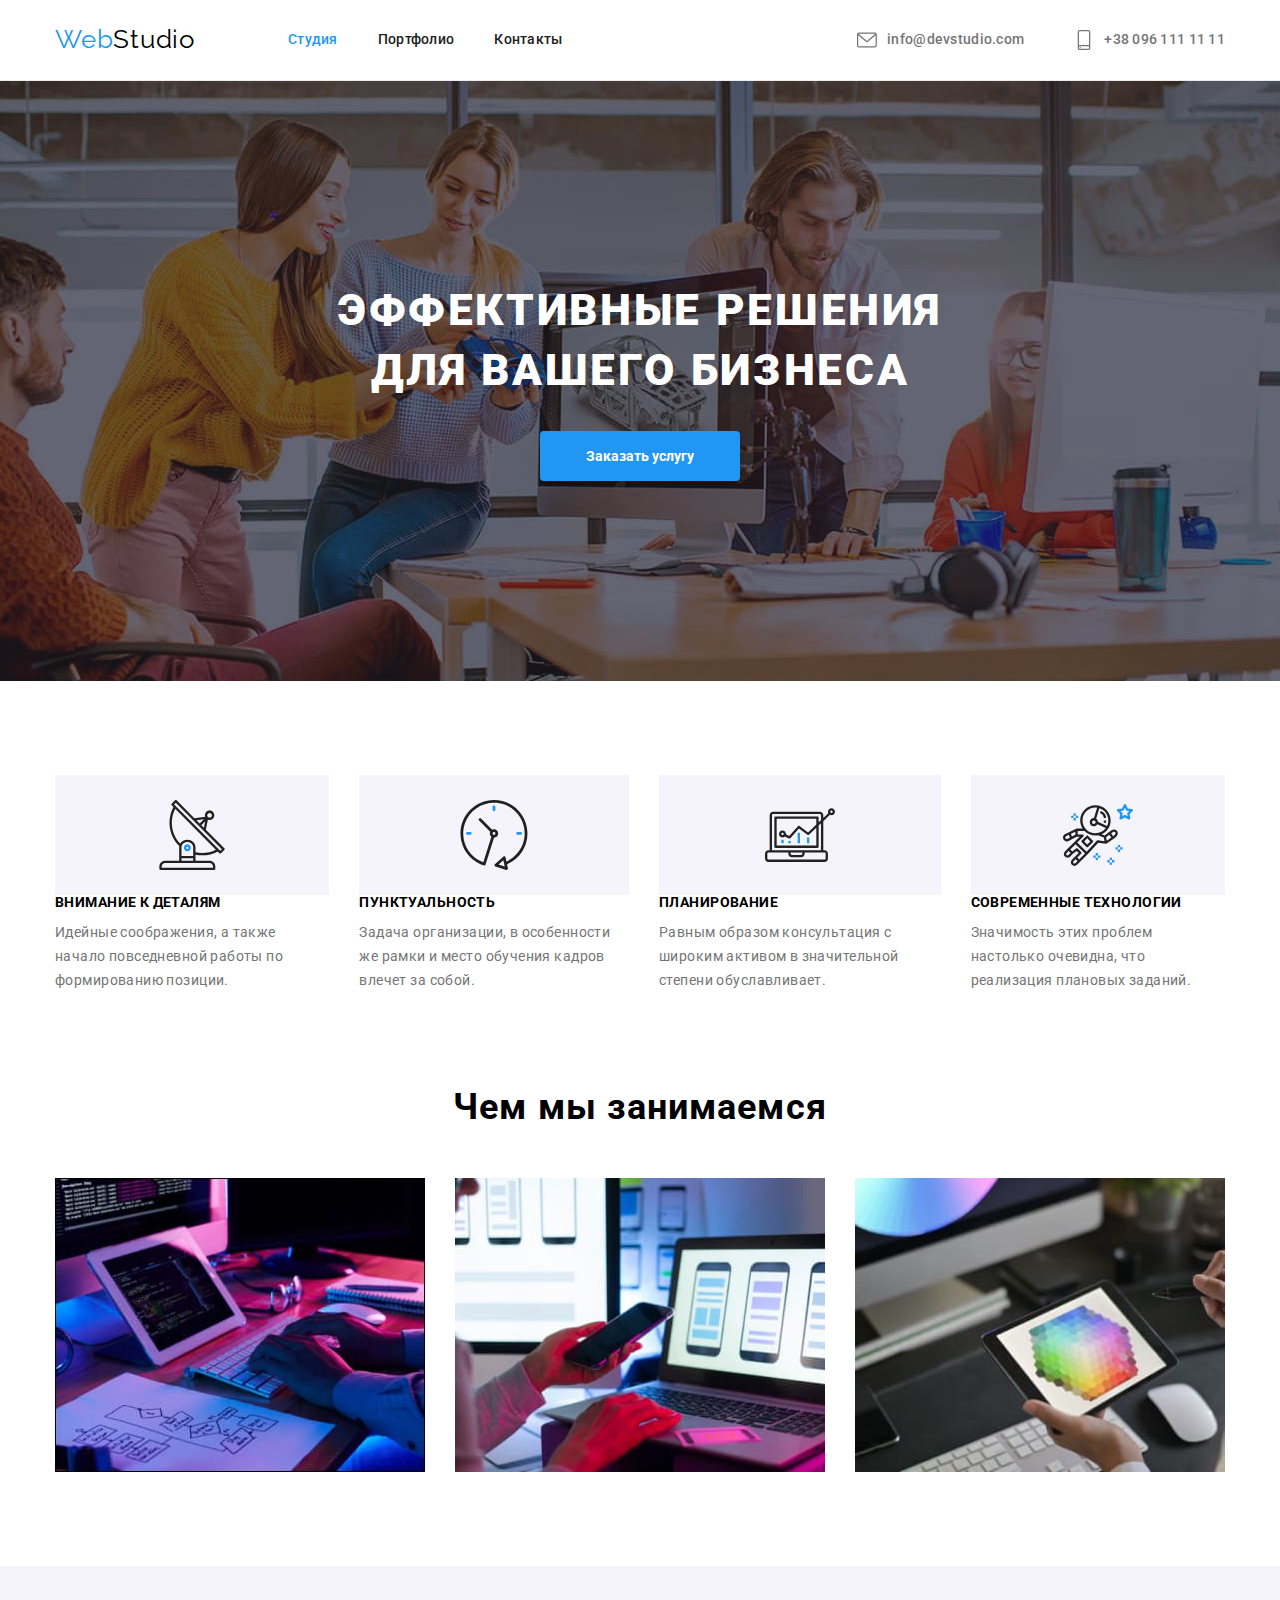
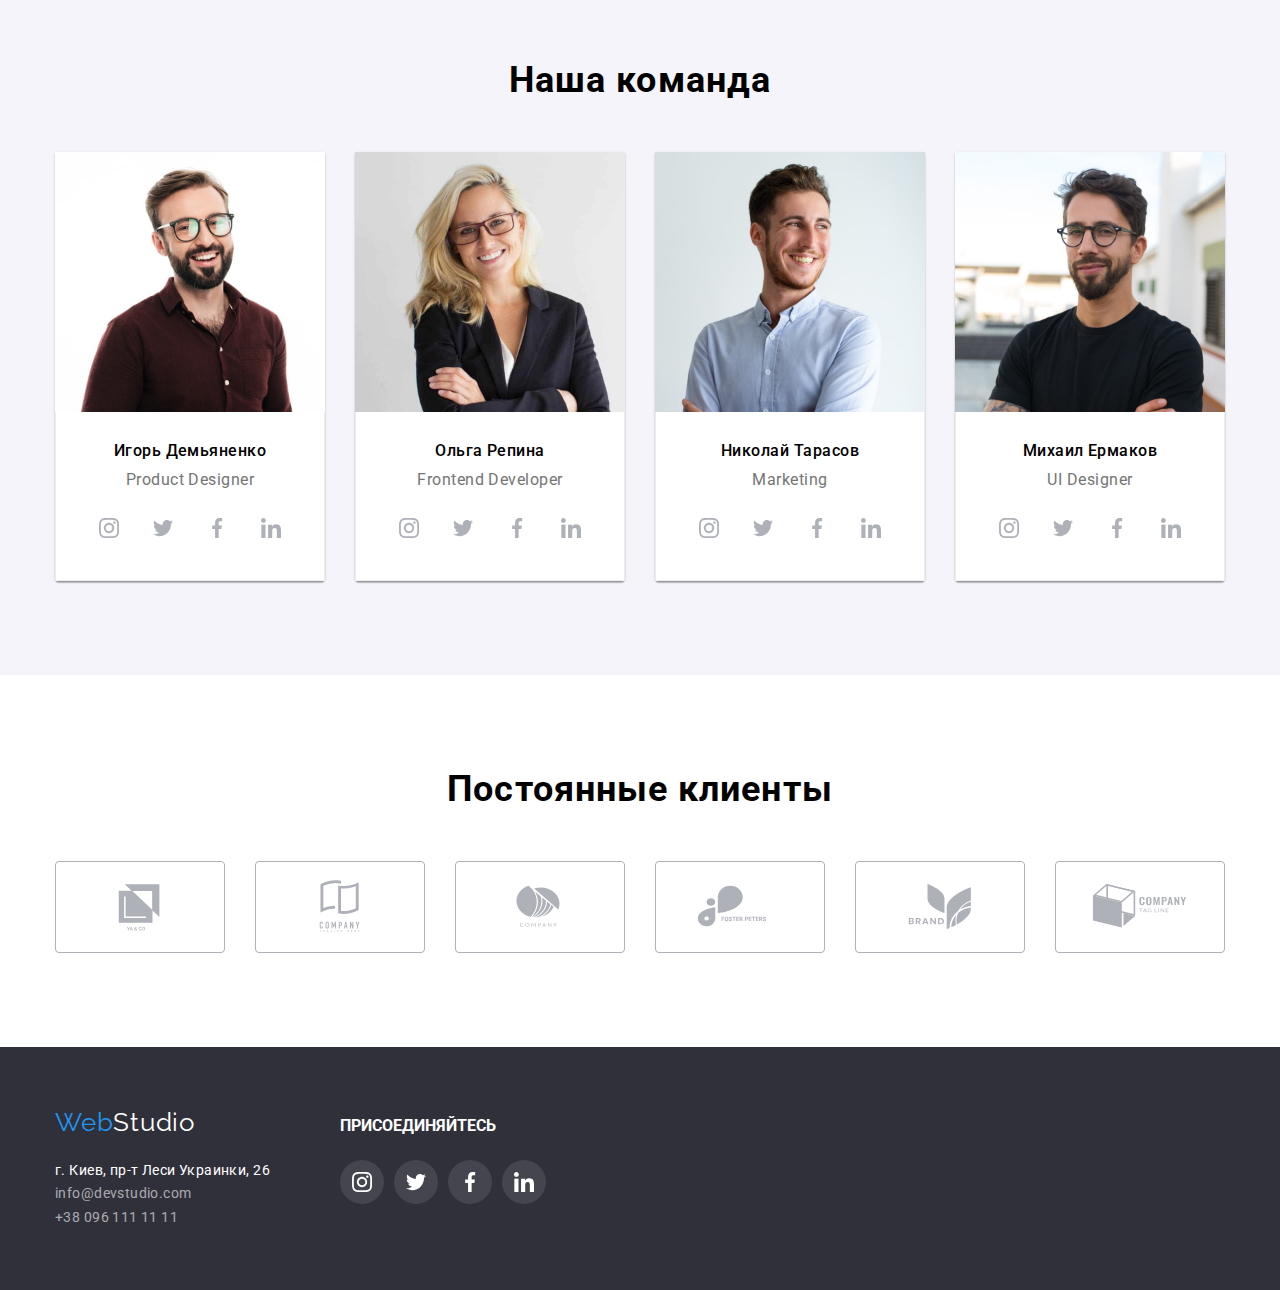
<file: index.html>
<!DOCTYPE html>
<html lang="ru">
  <head>
    <meta charset="UTF-8" />
    <meta http-equiv="X-UA-Compatible" content="IE=edge" />
    <meta name="viewport" content="width=device-width, initial-scale=1.0" />
    <title>Main</title>
    <link rel="preconnect" href="https://fonts.googleapis.com" />
    <link rel="preconnect" href="https://fonts.gstatic.com" crossorigin />
    <link
      href="https://fonts.googleapis.com/css2?family=Raleway:wght@700&family=Roboto:wght@400;500;700;900&display=swap"
      rel="stylesheet"
    />
    <link rel="stylesheet" href="./css/modern-normalize.css" />
    <link rel="stylesheet" href="./css/style.css" />
  </head>
  <body>
    <!--=================  Header with navigation end contacts ===-->
    <header class="page-header">
      <div class="container container-nav">
        <nav class="main-nav">
          <a href="/" class="logo">Web<span class="logo-continuation-header">Studio</span></a>
          <ul class="site-nav">
            <li class="item"><a href="./index.html" class="site-nav-link current">Студия</a></li>
            <li class="item"><a href="./portfolio.html" class="site-nav-link">Портфолио</a></li>
            <li class="item"><a href="" class="site-nav-link">Контакты</a></li>
          </ul>
        </nav>
        <ul class="header-contact-list">
          <li class="item conection-email">
            <a href="mailto:info@devstudio.com" class="conection header-contact-link">
              <svg class="header-contact-list-icon" width="20" height="20">
                <use href="./imeges/icons.svg#icon-envelope_email"></use>
              </svg>
              info@devstudio.com
            </a>
          </li>
          <li class="item conection-telephone">
            <a href="tel:+380961111111" class="conection header-contact-link">
              <svg class="header-contact-list-icon" width="20" height="20">
                <use href="./imeges/icons.svg#icon-smartphone"></use>
              </svg>
              +38 096 111 11 11
            </a>
          </li>
        </ul>
      </div>
    </header>
    <!--==========================  MAIN mainv  ==================-->
    <main>
      <!--========================== Hero sector  ==================-->
      <section class="hero">
        <h1 class="hero-title">
          Эффективные решения<br />
          для вашего бизнеса
        </h1>
        <button type="button" class="hero-button">Заказать услугу</button>
      </section>
      <!--=================  Our advantages section  ===============-->
      <section class="section">
        <div class="container">
          <h2 class="visually-hidden">Текст заголовка для читалок, секция H2</h2>
          <ul class="advantages-section-list">
            <li class="item item-icon icon-antenna">
              <a href="" class="advantages-section-link advantages-icon">
                <svg class="advantages-section-icon">
                  <use href="./imeges/icons.svg#icon-antenna-1"></use>
                </svg>
              </a>
              <h3 class="advantages-list-title title">Внимание к деталям</h3>
              <p class="advantages-list-text text">
                Идейные соображения, а также начало повседневной работы по формированию позиции.
              </p>
            </li>
            <li class="item item-icon icon-clock">
              <a href="" class="advantages-section-link advantages-icon">
                <svg class="advantages-section-icon">
                  <use href="./imeges/icons.svg#icon-clock-1"></use>
                </svg>
              </a>
              <h3 class="advantages-list-title title">Пунктуальность</h3>
              <p class="advantages-list-text text">
                Задача организации, в особенности же рамки и место обучения кадров влечет за собой.
              </p>
            </li>
            <li class="item item-icon icon-diagram">
              <a href="" class="advantages-section-link advantages-icon">
                <svg class="advantages-section-icon">
                  <use href="./imeges/icons.svg#icon-diagram-1"></use>
                </svg>
              </a>
              <h3 class="advantages-list-title title">Планирование</h3>
              <p class="advantages-list-text text">
                Равным образом консультация с широким активом в значительной степени обуславливает.
              </p>
            </li>
            <li class="item item-icon icon-astronaut">
              <a href="" class="advantages-section-link advantages-icon">
                <svg class="advantages-section-icon">
                  <use href="./imeges/icons.svg#icon-astronaut-1"></use>
                </svg>
              </a>
              <h3 class="advantages-list-title title">Современные технологии</h3>
              <p class="advantages-list-text text">
                Значимость этих проблем настолько очевидна, что реализация плановых заданий.
              </p>
            </li>
          </ul>
        </div>
      </section>
      <!--======================= Working section  =================-->
      <section class="section working-section">
        <div class="container">
          <h2 class="section-title">Чем мы занимаемся</h2>
          <ul class="working-section-list">
            <li class="item">
              <img src="./imeges/coddingbackend1.jpg" alt="разработка программы" width="370" />
            </li>
            <li class="item">
              <img src="./imeges/coddingfrontend1.jpg" alt="Разработка интерфейса" width="370" />
            </li>
            <li class="item">
              <img src="./imeges/coddingdesign1.jpg" alt="Разработка дизайна" width="370" />
            </li>
          </ul>
        </div>
      </section>
      <!--======================= Our team sector  =================-->
      <section class="section team-section">
        <div class="container">
          <h2 class="section-title">Наша команда</h2>
          <ul class="team-section-list">
            <!--------------------------Product Designer section---------->
            <li class="team-list-item">
              <img
                class="team-section-foto"
                src="./imeges/productdesigner.jpg"
                alt="Главный дизайнер Игорь"
                width="270"
              />
              <div class="team-presection">
                <h3 class="team-section-title title">Игорь Демьяненко</h3>
                <p class="team-section-text text">Product Designer</p>
                <ul class="team-section-list">
                  <li class="team-section-item">
                    <a href="" class="team-section-link">
                      <svg class="team-social-icon" width="20" height="20">
                        <use href="./imeges/icons.svg#icon-instagram-2"></use></svg></a>
                  </li>
                  <li class="team-section-item">
                    <a href="" class="team-section-link">
                      <svg class="team-social-icon" width="20" height="20">
                        <use href="./imeges/icons.svg#icon-twitter-1"></use></svg></a>
                  </li>
                  <li class="team-section-item">
                    <a href="" class="team-section-link">
                      <svg class="team-social-icon" width="20" height="20">
                        <use href="./imeges/icons.svg#icon-facebook-1"></use></svg></a>
                  </li>
                  <li class="team-section-item">
                    <a href="" class="team-section-link">
                      <svg class="team-social-icon" width="20" height="20">
                        <use href="./imeges/icons.svg#icon-linkedin-1"></use></svg></a>
                  </li>
                </ul>
              </div>
            </li>
            <!-------------------------Frontend Developer section--------->
            <li class="team-list-item">
              <img
                class="team-section-foto"
                src="./imeges/frontenddeveloper_2.jpg"
                alt="Разработчик интерфейса Ольга"
                width="270"
              />
              <div class="team-presection">
                <h3 class="team-section-title title">Ольга Репина</h3>
                <p class="team-section-text text">Frontend Developer</p>
                <ul class="team-section-list">
                  <li class="team-section-item">
                    <a href="" class="team-section-link">
                      <svg class="team-social-icon" width="20" height="20">
                        <use href="./imeges/icons.svg#icon-instagram-2"></use></svg></a>
                  </li>
                  <li class="team-section-item">
                    <a href="" class="team-section-link">
                      <svg class="team-social-icon" width="20" height="20">
                        <use href="./imeges/icons.svg#icon-twitter-1"></use></svg></a>
                  </li>
                  <li class="team-section-item">
                    <a href="" class="team-section-link">
                      <svg class="team-social-icon" width="20" height="20">
                        <use href="./imeges/icons.svg#icon-facebook-1"></use></svg></a>
                  </li>
                  <li class="team-section-item">
                    <a href="" class="team-section-link">
                      <svg class="team-social-icon" width="20" height="20">
                        <use href="./imeges/icons.svg#icon-linkedin-1"></use></svg></a>
                  </li>
                </ul>
              </div>
            </li>
            <!--------------------------Marketing section------------------>
            <li class="team-list-item">
              <img
                class="team-section-foto"
                src="./imeges/marketing.jpg"
                alt="Маркетолог Николай"
                width="270"
              />
              <div class="team-presection">
                <h3 class="team-section-title title">Николай Тарасов</h3>
                <p class="team-section-text text">Marketing</p>
                <ul class="team-section-list">
                  <li class="team-section-item">
                    <a href="" class="team-section-link">
                      <svg class="team-social-icon" width="20" height="20">
                        <use href="./imeges/icons.svg#icon-instagram-2"></use></svg></a>
                  </li>
                  <li class="team-section-item">
                    <a href="" class="team-section-link">
                      <svg class="team-social-icon" width="20" height="20">
                        <use href="./imeges/icons.svg#icon-twitter-1"></use></svg></a>
                  </li>
                  <li class="team-section-item">
                    <a href="" class="team-section-link">
                      <svg class="team-social-icon" width="20" height="20">
                        <use href="./imeges/icons.svg#icon-facebook-1"></use></svg></a>
                  </li>
                  <li class="team-section-item">
                    <a href="" class="team-section-link">
                      <svg class="team-social-icon" width="20" height="20">
                        <use href="./imeges/icons.svg#icon-linkedin-1"></use></svg></a>
                  </li>
                </ul>
              </div>
            </li>
            <!------------------------UI Designer section------------------>
            <li class="team-list-item">
              <img
                class="team-section-foto"
                src="./imeges/uidesigner.jpg"
                alt="Дизайнер интерфейса Михаил"
                width="270"
              />
              <div class="team-presection">
                <h3 class="team-section-title title">Михаил Ермаков</h3>
                <p class="team-section-text text">UI Designer</p>
                <ul class="team-section-list">
                  <li class="team-section-item">
                    <a href="" class="team-section-link">
                      <svg class="team-social-icon" width="20" height="20">
                        <use href="./imeges/icons.svg#icon-instagram-2"></use></svg></a>
                  </li>
                  <li class="team-section-item">
                    <a href="" class="team-section-link">
                      <svg class="team-social-icon" width="20" height="20">
                        <use href="./imeges/icons.svg#icon-twitter-1"></use></svg></a>
                  </li>
                  <li class="team-section-item">
                    <a href="" class="team-section-link">
                      <svg class="team-social-icon" width="20" height="20">
                        <use href="./imeges/icons.svg#icon-facebook-1"></use></svg></a>
                  </li>
                  <li class="team-section-item">
                    <a href="" class="team-section-link">
                      <svg class="team-social-icon" width="20" height="20">
                        <use href="./imeges/icons.svg#icon-linkedin-1"></use></svg></a>
                  </li>
                </ul>
              </div>
            </li>
          </ul>
        </div>
      </section>
      <!--====================  Our client sector  =================-->
      <section class="section client-section">
        <div class="container">
          <h2 class="section-title">Постоянные клиенты</h2>
          <ul class="client-section-list">
            <li class="item client-section-item">
              <a href="" class="client-section-link icon-logo">
                <svg class="client-section-icon">
                  <use href="./imeges/icons.svg#icon-Logo1"></use>
                </svg>
              </a>
            </li>
            <li class="item client-section-item">
              <a href="" class="client-section-link">
                <svg class="client-section-icon">
                  <use href="./imeges/icons.svg#icon-Logo2"></use>
                </svg>
              </a>
            </li>
            <li class="item client-section-item">
              <a href="" class="client-section-link">
                <svg class="client-section-icon">
                  <use href="./imeges/icons.svg#icon-Logo3"></use></svg></a>
            </li>
            <li class="item client-section-item">
              <a href="" class="client-section-link">
                <svg class="client-section-icon">
                  <use href="./imeges/icons.svg#icon-Logo4"></use></svg></a>
            </li>
            <li class="item client-section-item">
              <a href="" class="client-section-link">
                <svg class="client-section-icon">
                  <use href="./imeges/icons.svg#icon-Logo5"></use></svg></a>
            </li>
            <li class="item client-section-item">
              <a href="" class="client-section-link">
                <svg class="client-section-icon">
                  <use href="./imeges/icons.svg#icon-Logo6"></use></svg></a>
            </li>
          </ul>
        </div>
      </section>
    </main>
    <!--=================  Footer with contacts  =================-->
    <footer class="footer">
      <div class="container footer-container">
        <div class="footer-container-address">
        <a href="/" class="logo">Web<span class="logo-continuation-footer">Studio</span></a>
        <address class="address">
          <ul class="footer-contacts">
            <li>
              <a href="https://goo.gl/maps/VVo3LGMkaZH9GC4X9" class="conection footer-contact-map">
                г. Киев, пр-т Леси Украинки, 26</a
              >
            </li>
            <li><a href="mailto:info@devstudio.com" class="conection">info@devstudio.com</a></li>
            <li><a href="tel:+380961111111" class="conection">+38 096 111 11 11</a></li>
          </ul>
        </address>
        </div>
        <div class="footer-container-socials">
          <h3 class="footer-container-title">Присоединяйтесь</h3>
          <ul class="footer-section-list">
            <li class="footer-section-item">
              <a href="" class="footer-section-link">
                <svg class="footer-social-icon" width="20" height="20">
                  <use href="./imeges/icons.svg#icon-instagram-2"></use></svg></a>
            </li>
            <li class="footer-section-item">
              <a href="" class="footer-section-link">
                <svg class="footer-social-icon" width="20" height="20">
                  <use href="./imeges/icons.svg#icon-twitter-1"></use></svg></a>
            </li>
            <li class="footer-section-item">
              <a href="" class="footer-section-link">
                <svg class="footer-social-icon" width="20" height="20">
                  <use href="./imeges/icons.svg#icon-facebook-1"></use></svg></a>
            </li>
            <li class="footer-section-item">
              <a href="" class="footer-section-link">
                <svg class="footer-social-icon" width="20" height="20">
                  <use href="./imeges/icons.svg#icon-linkedin-1"></use></svg></a>
            </li>
          </ul>
        </div>
      </div>
    </footer>
  </body>
</html>
</file>
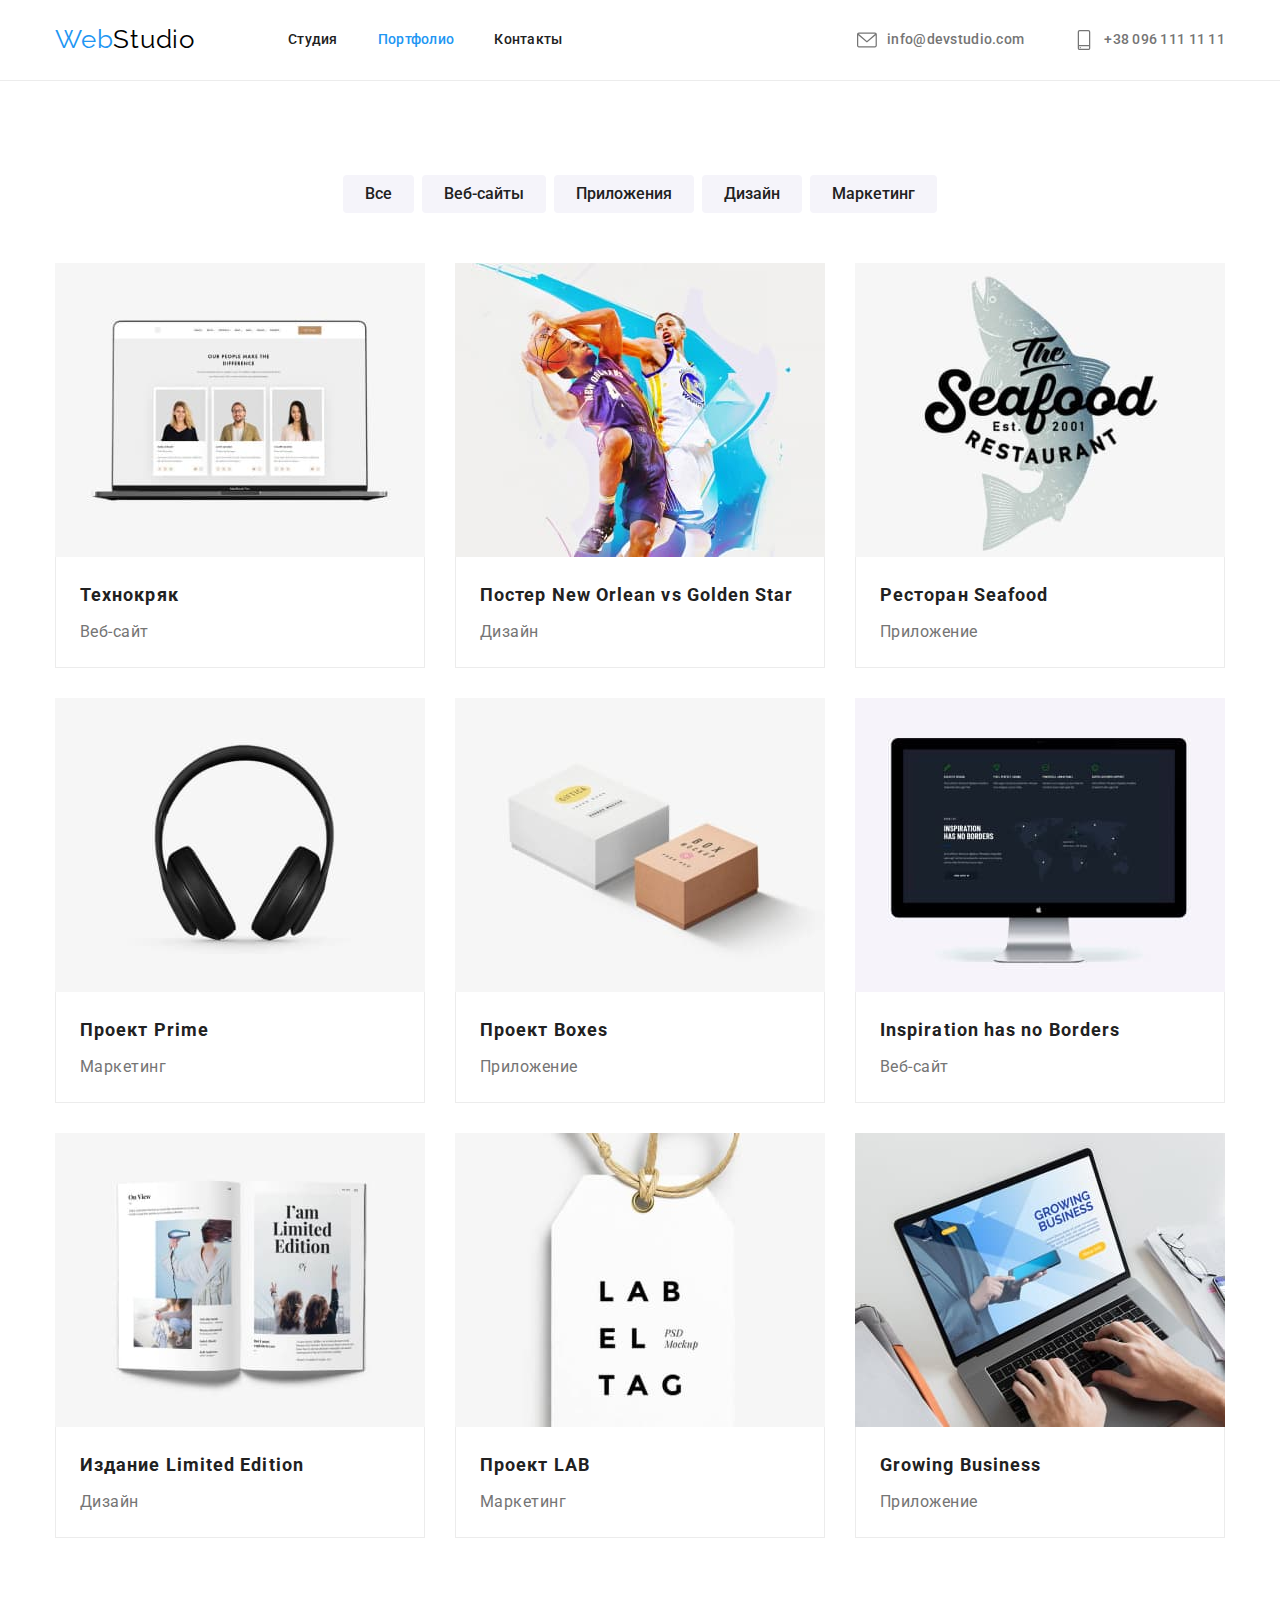
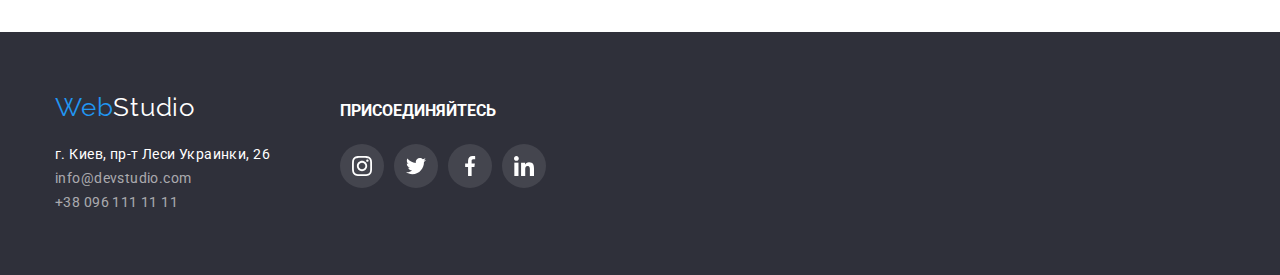
<file: portfolio.html>
<!DOCTYPE html>
<html lang="en">
  <head>
    <meta charset="UTF-8" />
    <meta http-equiv="X-UA-Compatible" content="IE=edge" />
    <meta name="viewport" content="width=device-width, initial-scale=1.0" />
    <title>Portfolio</title>
    <link rel="preconnect" href="https://fonts.googleapis.com" />
    <link rel="preconnect" href="https://fonts.gstatic.com" crossorigin />
    <link
      href="https://fonts.googleapis.com/css2?family=Raleway:wght@700&family=Roboto:wght@400;500;700;900&display=swap"
      rel="stylesheet"
    />
    <link rel="stylesheet" href="./css/modern-normalize.css" />
    <link rel="stylesheet" href="./css/style.css" />
  </head>
  <body>
    <!--================= Header with navigation end contacts-->
    <header class="page-header">
      <div class="container container-nav">
        <nav class="main-nav">
          <a href="/" class="logo logo-header"
            >Web<span class="logo-continuation-header">Studio</span></a
          >
          <ul class="site-nav">
            <li class="item"><a href="./index.html" class="site-nav-link">Студия</a></li>
            <li class="item">
              <a href="./portfolio.html" class="site-nav-link current">Портфолио</a>
            </li>
            <li class="item"><a href="" class="site-nav-link">Контакты</a></li>
          </ul>
        </nav>
        <ul class="header-contact-list">
          <li class="item conection-email">
            <a href="mailto:info@devstudio.com" class="conection header-contact-link">
              <svg class="header-contact-list-icon" width="20" height="20">
                <use href="./imeges/icons.svg#icon-envelope_email"></use>
              </svg>
              info@devstudio.com
            </a>
          </li>
          <li class="item conection-telephone">
            <a href="tel:+380961111111" class="conection header-contact-link">
              <svg class="header-contact-list-icon" width="20" height="20">
                <use href="./imeges/icons.svg#icon-smartphone"></use>
              </svg>
              +38 096 111 11 11
            </a>
          </li>
        </ul>
      </div>
    </header>
    <!--======================== Main portfolio =============-->
    <main>
      <section class="section">
        <div class="container">
          <h1 class="visually-hidden">Текст заголовка для читалок, секция H1</h1>
          <!--============= button-filter portfolio=============-->
          <ul class="filter-list filter">
            <li class="item"><button type="button" class="filter-button">Все</button></li>
            <li class="item"><button type="button" class="filter-button">Веб-сайты</button></li>
            <li class="item"><button type="button" class="filter-button">Приложения</button></li>
            <li class="item"><button type="button" class="filter-button">Дизайн</button></li>
            <li class="item"><button type="button" class="filter-button">Маркетинг</button></li>
          </ul>
          <!--============= windows portfolio =============-->
          <ul class="windows-portfolio-section">
            <li class="windows-portfolio-list item">
              <a href="/" class="windows-portfolio-link link">
                <img
                  class="portfolio-section-img"
                  src="./imeges/technokriak.jpg"
                  alt="Монитор макбука"
                  width="370"
                />
                <div class="portfolio-presection">
                  <h2 class="main-portfolio-heading-h2 text">Технокряк</h2>
                  <!-- <p>Lorem ipsum dolor sit amet consectetur, adipisicing elit. Quae, rerum.</p> -->
                  <p class="main-portfolio-prink text">Веб-сайт</p>
                </div>
              </a>
            </li>
            <li class="windows-portfolio-list item">
              <a href="/" class="windows-portfolio-link link">
                <img
                  class="portfolio-section-img"
                  src="./imeges/ny_orlean.jpg"
                  alt="Баскетболисты"
                  width="370"
                />
                <div class="portfolio-presection">
                  <h2 class="main-portfolio-heading-h2 text">Постер New Orlean vs Golden Star</h2>
                  <!-- <p>Lorem ipsum dolor sit amet consectetur, adipisicing elit. Quae, rerum.</p> -->
                  <p class="main-portfolio-prink text">Дизайн</p>
                </div>
              </a>
            </li>
            <li class="windows-portfolio-list item">
              <a href="/" class="windows-portfolio-link link">
                <img
                  class="portfolio-section-img"
                  src="./imeges/Seafood.jpg"
                  alt="Лого ресторана"
                  width="370"
                />
                <div class="portfolio-presection">
                  <h2 class="main-portfolio-heading-h2 text">Ресторан Seafood</h2>
                  <!-- <p>Lorem ipsum dolor sit amet consectetur, adipisicing elit. Quae, rerum.</p> -->
                  <p class="main-portfolio-prink text">Приложение</p>
                </div>
              </a>
            </li>
            <li class="windows-portfolio-list item">
              <a href="/" class="windows-portfolio-link link">
                <img
                  class="portfolio-section-img"
                  src="./imeges/Prime.jpg"
                  alt="Безпроводные наушники"
                  width="370"
                />
                <div class="portfolio-presection">
                  <h2 class="main-portfolio-heading-h2 text">Проект Prime</h2>
                  <!-- <p>Lorem ipsum dolor sit amet consectetur, adipisicing elit. Quae, rerum.</p> -->
                  <p class="main-portfolio-prink text">Маркетинг</p>
                </div>
              </a>
            </li>
            <li class="windows-portfolio-list item">
              <a href="/" class="windows-portfolio-link link">
                <img
                  class="portfolio-section-img"
                  src="./imeges/Boxes.jpg"
                  alt="Коробки"
                  width="370"
                />
                <div class="portfolio-presection">
                  <h2 class="main-portfolio-heading-h2 text">Проект Boxes</h2>
                  <!-- <p>Lorem ipsum dolor sit amet consectetur, adipisicing elit. Quae, rerum.</p> -->
                  <p class="main-portfolio-prink text">Приложение</p>
                </div>
              </a>
            </li>
            <li class="windows-portfolio-list item">
              <a href="/" class="windows-portfolio-link link">
                <img
                  class="portfolio-section-img"
                  src="./imeges/inspiration_has_no_borders.jpg"
                  alt="Монитор эпел"
                  width="370"
                />
                <div class="portfolio-presection">
                  <h2 class="main-portfolio-heading-h2 text">Inspiration has no Borders</h2>
                  <!-- <p>Lorem ipsum dolor sit amet consectetur, adipisicing elit. Quae, rerum.</p> -->
                  <p class="main-portfolio-prink text">Веб-сайт</p>
                </div>
              </a>
            </li>
            <li class="windows-portfolio-list item">
              <a href="/" class="windows-portfolio-link link">
                <img
                  class="portfolio-section-img"
                  src="./imeges/limited_idition.jpg"
                  alt="Журнал"
                  width="370"
                />
                <div class="portfolio-presection">
                  <h2 class="main-portfolio-heading-h2 text">Издание Limited Edition</h2>
                  <!-- <p>Lorem ipsum dolor sit amet consectetur, adipisicing elit. Quae, rerum.</p> -->
                  <p class="main-portfolio-prink text">Дизайн</p>
                </div>
              </a>
            </li>
            <li class="windows-portfolio-list item">
              <a href="/" class="windows-portfolio-link link">
                <img
                  class="portfolio-section-img"
                  src="./imeges/project_lab.jpg"
                  alt="Бирка"
                  width="370"
                />
                <div class="portfolio-presection">
                  <h2 class="main-portfolio-heading-h2 text">Проект LAB</h2>
                  <!-- <p>Lorem ipsum dolor sit amet consectetur, adipisicing elit. Quae, rerum.</p> -->
                  <p class="main-portfolio-prink text">Маркетинг</p>
                </div>
              </a>
            </li>
            <li class="windows-portfolio-list item">
              <a href="/" class="windows-portfolio-link link">
                <img
                  class="portfolio-section-img"
                  src="./imeges/growing_business.jpg"
                  alt="работаем в ноутбуке"
                  width="370"
                />
                <div class="portfolio-presection">
                  <h2 class="main-portfolio-heading-h2 text">Growing Business</h2>
                  <!-- <p>Lorem ipsum dolor sit amet consectetur, adipisicing elit. Quae, rerum.</p> -->
                  <p class="main-portfolio-prink text">Приложение</p>
                </div>
              </a>
            </li>
          </ul>
        </div>
      </section>
    </main>
    <!--================  Footer with contacts  =============-->
    <footer class="footer">
      <div class="container footer-container">
        <div class="footer-container-address">
        <a href="/" class="logo">Web<span class="logo-continuation-footer">Studio</span></a>
        <address class="address">
          <ul class="footer-contacts">
            <li>
              <a href="https://goo.gl/maps/VVo3LGMkaZH9GC4X9" class="conection footer-contact-map">
                г. Киев, пр-т Леси Украинки, 26</a
              >
            </li>
            <li><a href="mailto:info@devstudio.com" class="conection">info@devstudio.com</a></li>
            <li><a href="tel:+380961111111" class="conection">+38 096 111 11 11</a></li>
          </ul>
        </address>
        </div>
        <div class="footer-container-socials">
          <h3 class="footer-container-title">Присоединяйтесь</h3>
          <ul class="footer-section-list">
            <li class="footer-section-item">
              <a href="" class="footer-section-link">
                <svg class="footer-social-icon" width="20" height="20">
                  <use href="./imeges/icons.svg#icon-instagram-2"></use></svg></a>
            </li>
            <li class="footer-section-item">
              <a href="" class="footer-section-link">
                <svg class="footer-social-icon" width="20" height="20">
                  <use href="./imeges/icons.svg#icon-twitter-1"></use></svg></a>
            </li>
            <li class="footer-section-item">
              <a href="" class="footer-section-link">
                <svg class="footer-social-icon" width="20" height="20">
                  <use href="./imeges/icons.svg#icon-facebook-1"></use></svg></a>
            </li>
            <li class="footer-section-item">
              <a href="" class="footer-section-link">
                <svg class="footer-social-icon" width="20" height="20">
                  <use href="./imeges/icons.svg#icon-linkedin-1"></use></svg></a>
            </li>
          </ul>
        </div>
      </div>
    </footer>
  </body>
</html>
</file>
<file: css/style.css>
:root {
  --secondary--backgraund--color: #2f303a;
  --portfolio-background-color: #f5f4fa;
  --primery-text-decoration-color: #757575;
  --text-decoration-color: #000000;
  --alternative-text-decoration-color: #fff;
  --hero--backgraund--color: rgba(47, 48, 58, 0.4);
  --footer-icon-bgcolor: rgba(255, 255, 255, 0.1);
  --main-link-color: #212121;
  --accent-link-color: #2196f3;
  --accent-icon-color: #afb1b8;
  --heater-contact-text-color: #757575;
  --footer-contact-text-color: rgba(255, 255, 255, 0.6);
  --border-color: #ececec;
}

body {
  font-family: roboto, sans-serif;
  color: var(--text-decoration-color);
  font-size: 14px;
  line-height: 1.7;
}

h1,
h2,
h3,
p {
  margin: 0;
}

ul {
  list-style: none;
  padding: 0;
  margin: 0;
}

.link,
.conection {
  text-decoration: none;
}

.section {
  padding-top: 94px;
  padding-bottom: 94px;
}

.container {
  margin-left: auto;
  margin-right: auto;
  width: 1200px;
  padding-left: 15px;
  padding-right: 15px;
}

.section-title {
  margin-bottom: 50px;
  font-weight: 700;
  font-size: 36px;
  line-height: 1.16;
  text-align: center;
  letter-spacing: 0.03em;
}

img {
  display: block;
  min-width: 100%;
  height: auto;
}

.visually-hidden {
  position: absolute;
  white-space: nowrap;
  width: 1px;
  height: 1px;
  overflow: hidden;
  border: 0;
  padding: 0;
  clip: rect(0 0 0 0);
  clip-path: inset(50%);
  margin: -1px;
}

/* ------------------------LOGO--------------------------- */

.logo {
  color: var(--accent-link-color);
  font-family: Raleway, sans-serif;
  font-size: 26px;
  line-height: 1.2;
  text-decoration: none;
  letter-spacing: 0.03em;
}

.logo-continuation-footer {
  color: var(--alternative-text-decoration-color);
}

.logo-continuation-header {
  color: var(--text-decoration-color);
}

/* ---------------------- HEADER--------------------------*/

.main-nav,
.container-nav {
  display: flex;
  align-items: center;
}

.site-nav {
  display: flex;
  margin-left: 93px;
}

.site-nav-link {
  display: block;
  padding-top: 32px;
  padding-bottom: 32px;
  color: var(--main-link-color);
  font-weight: 500;
  font-size: 14px;
  line-height: 1.14;
  letter-spacing: 0.02em;
  text-decoration: none;
}

.site-nav .item + .item {
  margin-left: 40px;
}

.site-nav .site-nav-link {
  text-decoration: none;
}

.header-contact-list {
  display: flex;
  align-items: center;
  margin-left: auto;
}

.header-contact-link {
  display: flex;
  align-items: center;
}

.header-contact-list .item + .item {
  margin-left: 50px;
}
.header-contact-list .conection:hover,
.header-contact-list .conection:focus,
.site-nav-link.current,
.site-nav-link:hover,
.site-nav-link:focus {
  color: var(--accent-link-color);
}

.header-contact-list-icon {
  fill: currentColor;
  margin-right: 10px;
}

.header-contact-list .conection {
  color: var(--heater-contact-text-color);
  font-weight: 500;
  font-size: 14px;
  line-height: 1.14;
  letter-spacing: 0.02em;
}

.page-header {
  border-bottom: 1px solid var(--border-color);
}

/*---------------------- HERO------------------------ */

.hero {
  background: var(--secondary--backgraund--color);
  background-image: radial-gradient(var(--hero--backgraund--color), var(--hero--backgraund--color)),
    url('../imeges/hiro_img.jpg');
  background-repeat: no-repeat;
  background-position: center;
  background-size: cover;

  max-width: 1600px;
  min-height: 600px;
  margin-left: auto;
  margin-right: auto;
  padding-top: 200px;
  padding-bottom: 200px;
  text-align: center;
}

.hero-title {
  color: var(--alternative-text-decoration-color);
  font-weight: 900;
  font-size: 44px;
  line-height: 1.36;
  letter-spacing: 0.06em;
  text-transform: uppercase;
}

/* ----------------------HERO BUTTON---------------------- */

.hero-button {
  color: var(--alternative-text-decoration-color);
  font-family: Roboto;
  font-style: normal;
  font-weight: 700;
  background-color: var(--accent-link-color);
  box-shadow: 0px 4px 4px rgba(0, 0, 0, 0.15);
  border-radius: 4px;
  border: transparent;
  padding: 10px 22px;
  cursor: pointer;
  min-width: 200px;
  height: 50px;
  margin-top: 30px;
}

.hero-button:hover,
.hero-button:focus {
  color: var(--main-link-color);
  background-color: var(--accent-link-color);
}

/* -------------------ADVANTAGE SECTION--------------------*/

.advantages-section-list .item + .item {
  margin-left: 30px;
}

.advantages-section-list {
  display: flex;
}

.advantages-section-link {
  display: flex;
  align-items: center;
  justify-content: center;
  width: 100%;
  height: 120px;
  background-color: var(--portfolio-background-color);
}

.advantages-section-icon {
  width: 70px;
  height: 70px;
}

.advantages-list-title {
  margin-bottom: 10px;
  color: var(--text-decoration-color);
  font-weight: 700;
  font-size: 14px;
  line-height: 1.14;
  letter-spacing: 0.03em;
  text-transform: uppercase;
}

.advantages-list-text {
  color: var(--primery-text-decoration-color);
  font-size: 14px;
  line-height: 1.71;
  letter-spacing: 0.03em;
}

.advantages-list .list {
  display: flex;
}

/*--------------------WORKING SECTION--------------------- */

.working-section {
  padding-top: 0;
}

.workiтg-section-title {
  margin-bottom: 50px;
  font-weight: 700;
  font-size: 36px;
  line-height: 1.16;
  letter-spacing: 0.03em;
  text-align: center;
}

.working-section-list .item + .item {
  margin-left: 30px;
}

.working-section-list {
  display: flex;
}

/*---------------------OUR TEAM SECTION--------------------- */

.team-section {
  background: var(--portfolio-background-color);
}

.team-section-list {
  display: flex;
}

.team-list-item:first-child {
  margin-left: 0;
}

.team-list-item {
  background-color: var(--alternative-text-decoration-color);
  box-shadow: 0px 1px 3px rgba(0, 0, 0, 0.12), 0px 1px 1px rgba(0, 0, 0, 0.14),
    0px 2px 1px rgba(0, 0, 0, 0.2);
  border-radius: 0px 0px 4px 4px;
  margin: 0 0 0 30px;
}

.team-presection {
  padding: 30px 0;
  border: 1px solid var(--border-color);
  border-top: none;
}

.team-section .text {
  color: var(--primery-text-decoration-color);
}

.team-section-title {
  margin-bottom: 10px;
  font-weight: 500;
  font-size: 16px;
  line-height: 1.18;
  text-align: center;
  letter-spacing: 0.03em;
}

.team-section-text {
  font-size: 16px;
  line-height: 1.18;
  text-align: center;
  letter-spacing: 0.03em;
  margin-bottom: 16px;
}

.team-section-list {
  display: flex;
  justify-content: center;
}

.team-section-link {
  width: 44px;
  height: 44px;
  display: flex;
  align-items: center;
  justify-content: center;
}

.team-section-item:hover,
.team-section-link:focus {
  background-color: var(--accent-link-color);
  border-radius: 50%;
}

.team-section-item:hover .team-social-icon,
.team-section-link:focus .team-social-icon {
  fill: var(--alternative-text-decoration-color);
}

.team-social-icon {
  fill: var(--accent-icon-color);
}

.team-section-item + .team-section-item {
  margin-left: 10px;
}

/*---------------------OUR CLIENT SECTION--------------------- */

.client-section-list {
  display: flex;
}

.client-section-item + .client-section-item {
  margin-left: 30px;
}

.client-section-link {
  width: 170px;
  height: 92px;
  display: flex;
  justify-content: center;
  align-items: center;
  border: 1px solid var(--accent-icon-color);
  box-sizing: border-box;
  border-radius: 4px;
}

.client-section-icon {
  width: 106px;
  height: 60px;
  fill: var(--accent-icon-color);
}

.client-section-link:hover .client-section-icon,
.client-section-link:focus .client-section-icon,
.client-section-link:hover,
.client-section-link:focus {
  fill: var(--accent-link-color);
  border-color: var(--accent-link-color);
}

/*---------------------- FILTER BUTTON---------------------- */

.filter {
  display: flex;
  justify-content: center;
  margin-bottom: 50px;
}

.filter .item + .item {
  margin-left: 8px;
}

.filter-button {
  color: var(--main-link-color);
  background-color: var(--portfolio-background-color);
  cursor: pointer;
  font-weight: 500;
  font-size: 16px;
  line-height: 1.62;
  border: none;
  border-radius: 4px;
  padding: 6px 22px;
}

.filter-button:hover,
.filter-button:focus {
  background-color: var(--accent-link-color);
  color: var(--alternative-text-decoration-color);
  box-shadow: 0px 3px 1px rgba(0, 0, 0, 0.1), 0px 1px 2px rgba(0, 0, 0, 0.08),
    0px 2px 2px rgba(0, 0, 0, 0.12);
}

/*----------------------PORTFOLIO PAGE---------------------- */

.windows-portfolio-section {
  display: flex;
  flex-wrap: wrap;
}

.windows-portfolio-link {
  display: block;
  text-decoration: none;
}
.windows-portfolio-link:hover,
.windows-portfolio-link:focus {
  box-shadow: 0px 1px 1px rgba(0, 0, 0, 0.12), 0px 4px 4px rgba(0, 0, 0, 0.06),
    1px 4px 6px rgba(0, 0, 0, 0.16);
}

.windows-portfolio-list {
  margin: 0 30px 30px 0;
}

.windows-portfolio-list:nth-child(3n) {
  margin-right: 0;
}

.windows-portfolio-list:nth-last-child(-n + 3) {
  margin-bottom: 0;
}

.portfolio-section-img {
  display: block;
}

.portfolio-presection {
  padding: 20px 24px;
  border: 1px solid var(--border-color);
  border-top: none;
}

.main-portfolio-heading-h2 {
  margin: 0 0 4px 0;
  color: var(--main-link-color);
  font-weight: 700;
  font-size: 18px;
  line-height: 2;
  letter-spacing: 0.06em;
}

.main-portfolio-prink {
  color: var(--primery-text-decoration-color);
  font-size: 16px;
  line-height: 1.87;
  letter-spacing: 0.03em;
}

/* ---------------------FOOTER---------------------- */

.footer {
  display: flex;
  padding: 60px 0;
  background: var(--secondary--backgraund--color);
  color: var(--alternative-text-decoration-color);
}

.footer-container {
  display: flex;
  align-items: baseline;
}

.address {
  font-family: Roboto;
  font-style: normal;
  font-weight: normal;
  font-size: 14px;
  line-height: 1.71;
  letter-spacing: 0.03em;
  margin: 20px 0 0;
}

.conection {
  color: var(--footer-contact-text-color);
  text-decoration: none;
  font-size: 14px;
  line-height: 1.71;
  letter-spacing: 0.03em;
  padding: 9px 0;
}

.footer-contact-map {
  color: var(--alternative-text-decoration-color);
}

.footer-container-socials{
  margin-left: 70px;
}

.footer-container-title {
  text-transform: uppercase;
  margin-bottom: 20px;
}

.footer-contacts .conection:hover,
.footer-contacts .conection:focus {
  color: var(--accent-link-color);
}

.footer-section-list {
  display: flex;
  /* justify-content: center; */
}

.footer-section-link {
  background-color: var(--footer-icon-bgcolor);
  width: 44px;
  height: 44px;
  border-radius: 50%;
  display: flex;
  align-items: center;
  justify-content: center;
}

.footer-section-link:hover,
.footer-section-link:focus {
  background-color: var(--accent-link-color);
  border-radius: 50%;
}

.footer-section-link:hover .footer-social-icon,
.footer-section-link:focus .footer-social-icon {
  fill: var(--alternative-text-decoration-color);
}

.footer-social-icon {
  fill: var(--alternative-text-decoration-color);
}

.footer-section-item + .footer-section-item {
  margin-left: 10px;
}

/* ----------------------BUTTON---------------------- */

.button {
  background-color: var(--accent-link-color);
  color: var(--alternative-text-decoration-color);
}

.button.primary {
  background-color: var(--accent-link-color);
  color: var(--alternative-text-decoration-color);
}

.button.secondary {
  background-color: var(--alternative-text-decoration-color);
  color: var(--accent-link-color);
}
</file>
